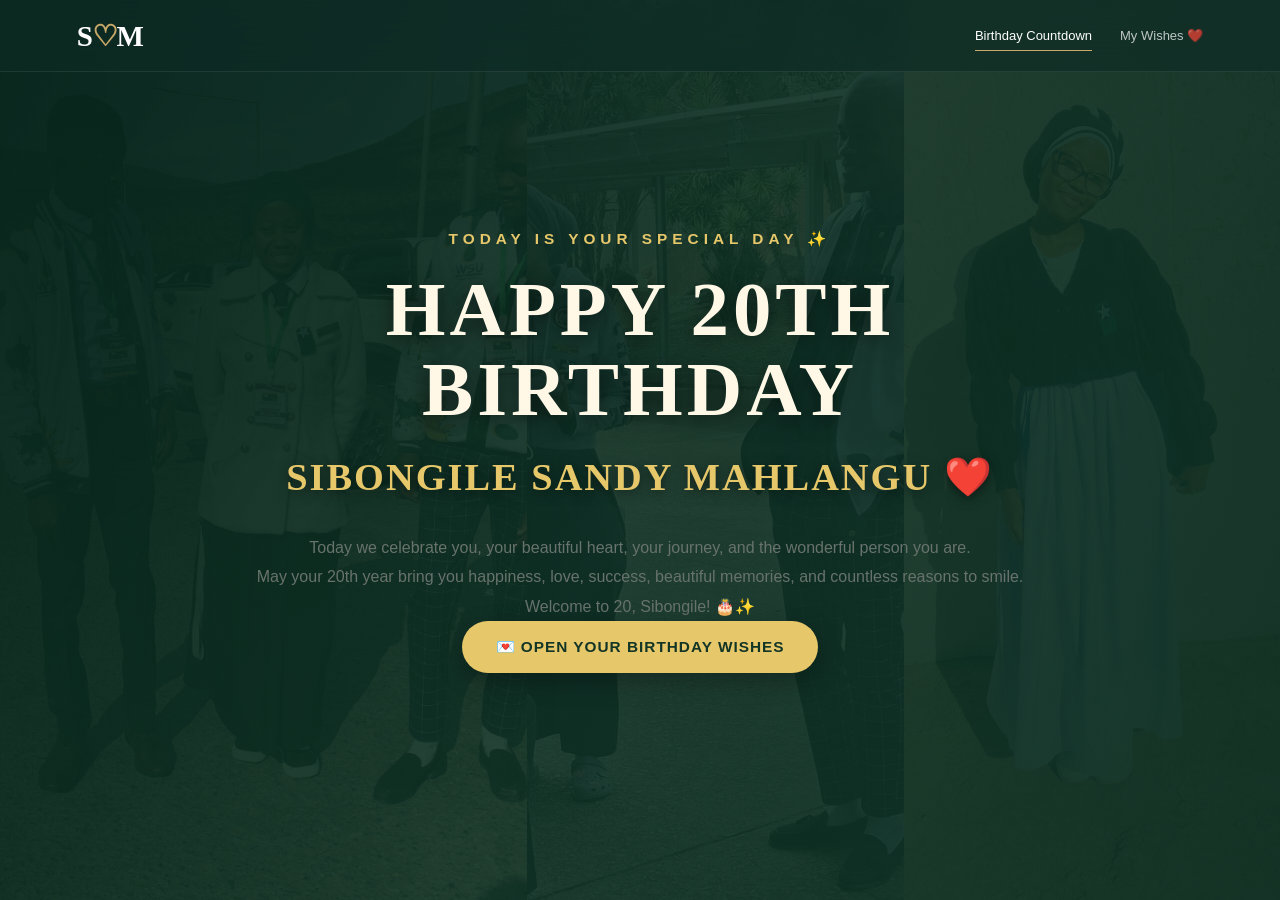
<file: index.html>
<!DOCTYPE html>
<html lang="en">
<head>
    <meta charset="UTF-8">
    <meta name="viewport" content="width=device-width, initial-scale=1.0">
    <meta name="description" content="A beautiful 20th birthday countdown for MME MAHLANGU.">
    <title>MME MAHLANGU ❤️ | 20th Birthday</title>

    <!-- Shared responsive stylesheet -->
    <link rel="stylesheet" href="css/style.css">
    <link rel="icon" href="images/sibongile-icon.png">
</head>

<body class="countdown-page">

    <!-- =========================
         HEADER / NAVIGATION
    ========================== -->
    <header class="site-header">
        <a class="logo" href="index.html" aria-label="Birthday home">S<span>♡</span>M</a>

        <button class="menu-toggle" type="button" aria-label="Open navigation" aria-expanded="false">
            ☰
        </button>

        <nav class="main-nav" aria-label="Main navigation">
            <a class="active" href="index.html">Birthday Countdown</a>
            <a href="wishes.html">My Wishes ❤️</a>
        </nav>
    </header>

    <!-- =========================
         BACKGROUND PHOTOS
    ========================== -->
    <div class="background-collage" aria-hidden="true">
        <img src="images/PICTURE1.jpeg" alt="">
        <img src="images/PICTURE2.jpeg" alt="">
        <img src="images/PICTURE4.jpeg" alt="">
    </div>

    <div class="background-overlay" aria-hidden="true"></div>
    <div id="particles" aria-hidden="true"></div>

    <!-- =========================
         HERO / COUNTDOWN
    ========================== -->
 <!--   <main class="hero-section">
        <div class="hero-content reveal">

            <span class="eyebrow">COUNTING DOWN TO YOUR SPECIAL DAY</span>

            <h1>
                MME MAHLANGU
                <span class="heart">❤️</span>
            </h1>

            <p class="hero-intro">
                A beautiful journey toward your 20th birthday.
            </p>

            <!-- Countdown boxes -->
          <!--  <div class="countdown-timer" aria-label="Birthday countdown">
                <div class="time-box">
                    <strong id="days">00</strong>
                    <span>Days</span>
                </div>

                <div class="time-box">
                    <strong id="hours">00</strong>
                    <span>Hours</span>
                </div>

                <div class="time-box">
                    <strong id="minutes">00</strong>
                    <span>Minutes</span>
                </div>

                <div class="time-box">
                    <strong id="seconds">00</strong>
                    <span>Seconds</span>
                </div>
            </div>

            <p class="countdown-date">5 OCTOBER • YOUR SPECIAL DAY</p>

            <!-- This appears automatically when the countdown reaches zero -->
          <!--  <section id="celebrate" class="celebration">
                <span class="eyebrow">THE WAIT IS OVER</span>

                <h2>
                    HAPPY 20TH BIRTHDAY,
                    <br>
                    SIBONGILE SANDY MAHLANGU! 🎉❤️
                </h2>

                <p>Welcome to 20, MME MAHLANGU.</p>

                <a class="gold-button" href="wishes.html">
                    OPEN YOUR BIRTHDAY WISHES ❤️
                </a>-->
    <section class="hero">

    <div class="hero-overlay"></div>

    <div class="hero-content">

        <p class="small-title">
            TODAY IS YOUR SPECIAL DAY ✨
        </p>

        <h1>
            HAPPY 20TH BIRTHDAY
        </h1>

        <h2>
            SIBONGILE SANDY MAHLANGU ❤️
        </h2>

        <div class="birthday-message">

            <p>
                Today we celebrate you, your beautiful heart,
                your journey, and the wonderful person you are.
            </p>

            <p>
                May your 20th year bring you happiness, love,
                success, beautiful memories, and countless
                reasons to smile.
            </p>

            <p class="special-message">
                Welcome to 20, Sibongile! 🎂✨
            </p>

        </div>

        <a href="wishes.html" class="wishes-button">
            💌 OPEN YOUR BIRTHDAY WISHES
        </a>

    </div>

</section>

</section>
        </div>
    </main>

    <script src="js/script.js"></script>
</body>
</html>
</file>
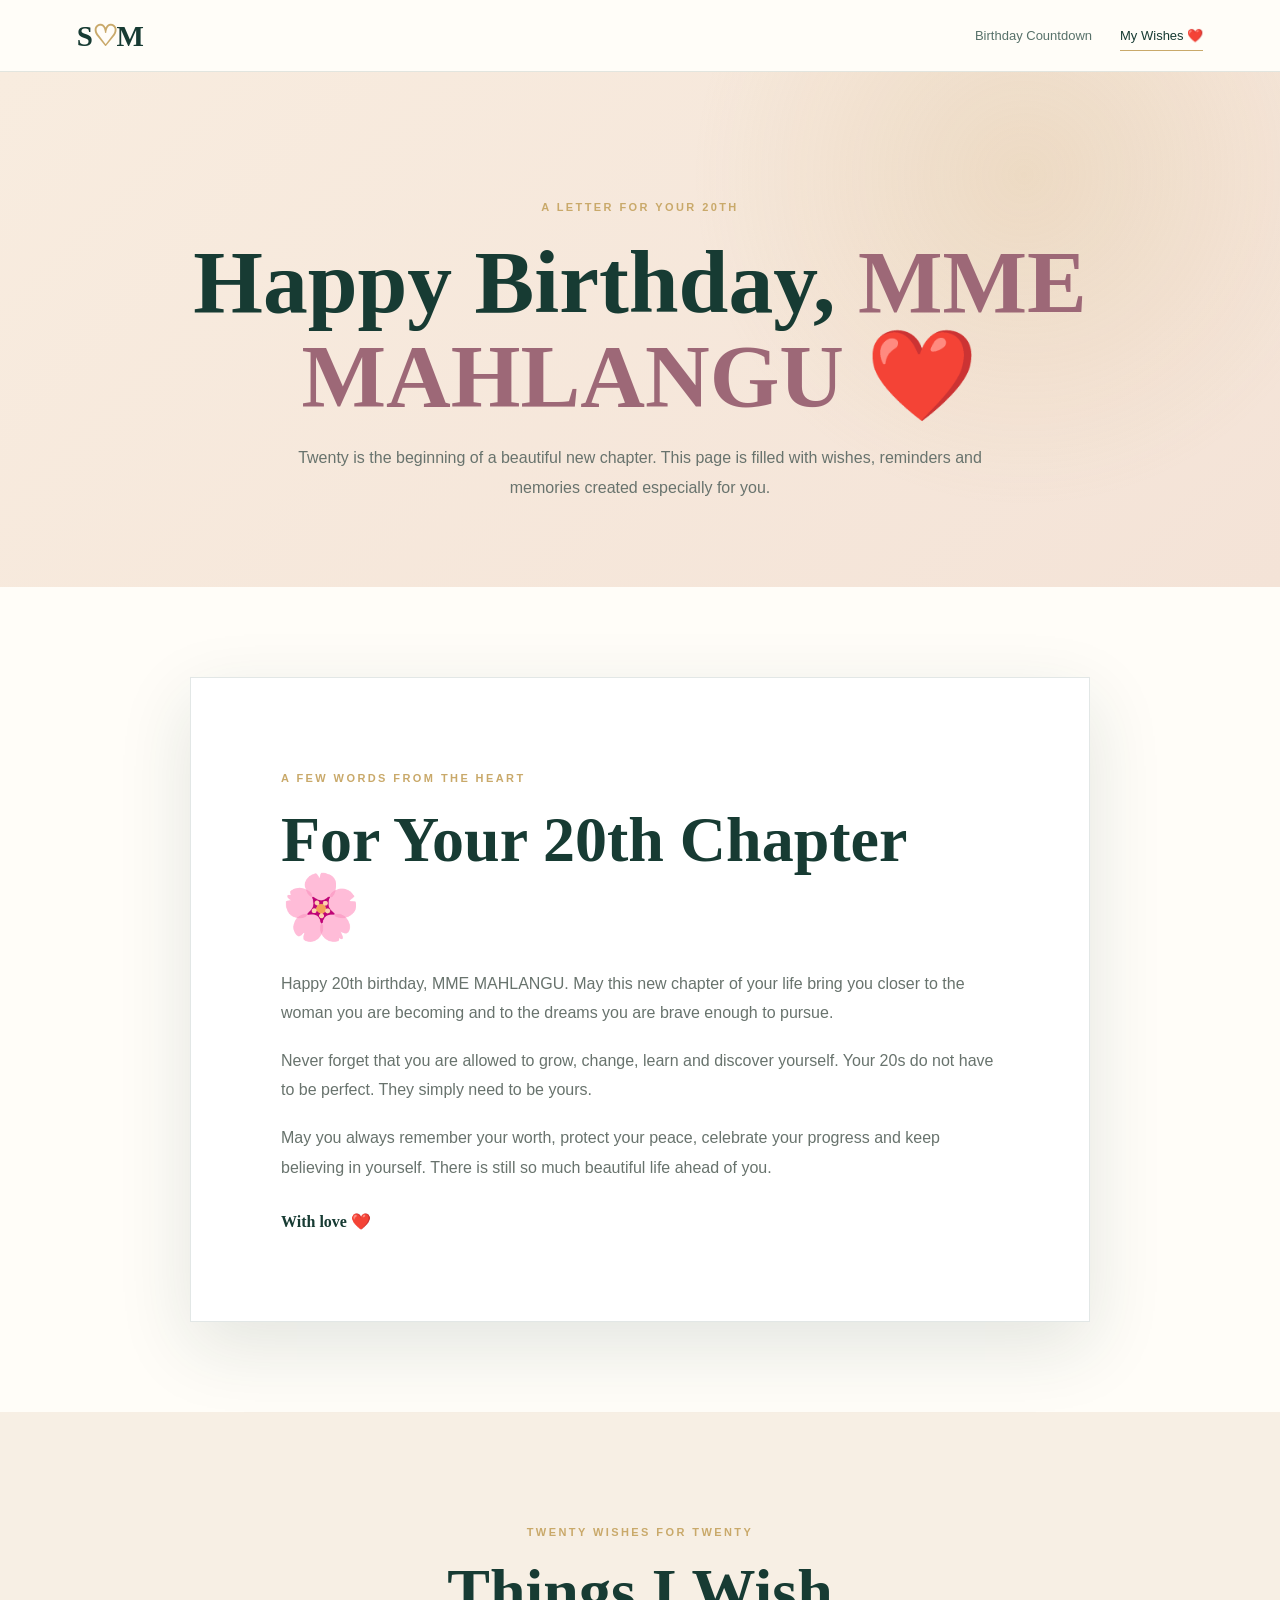
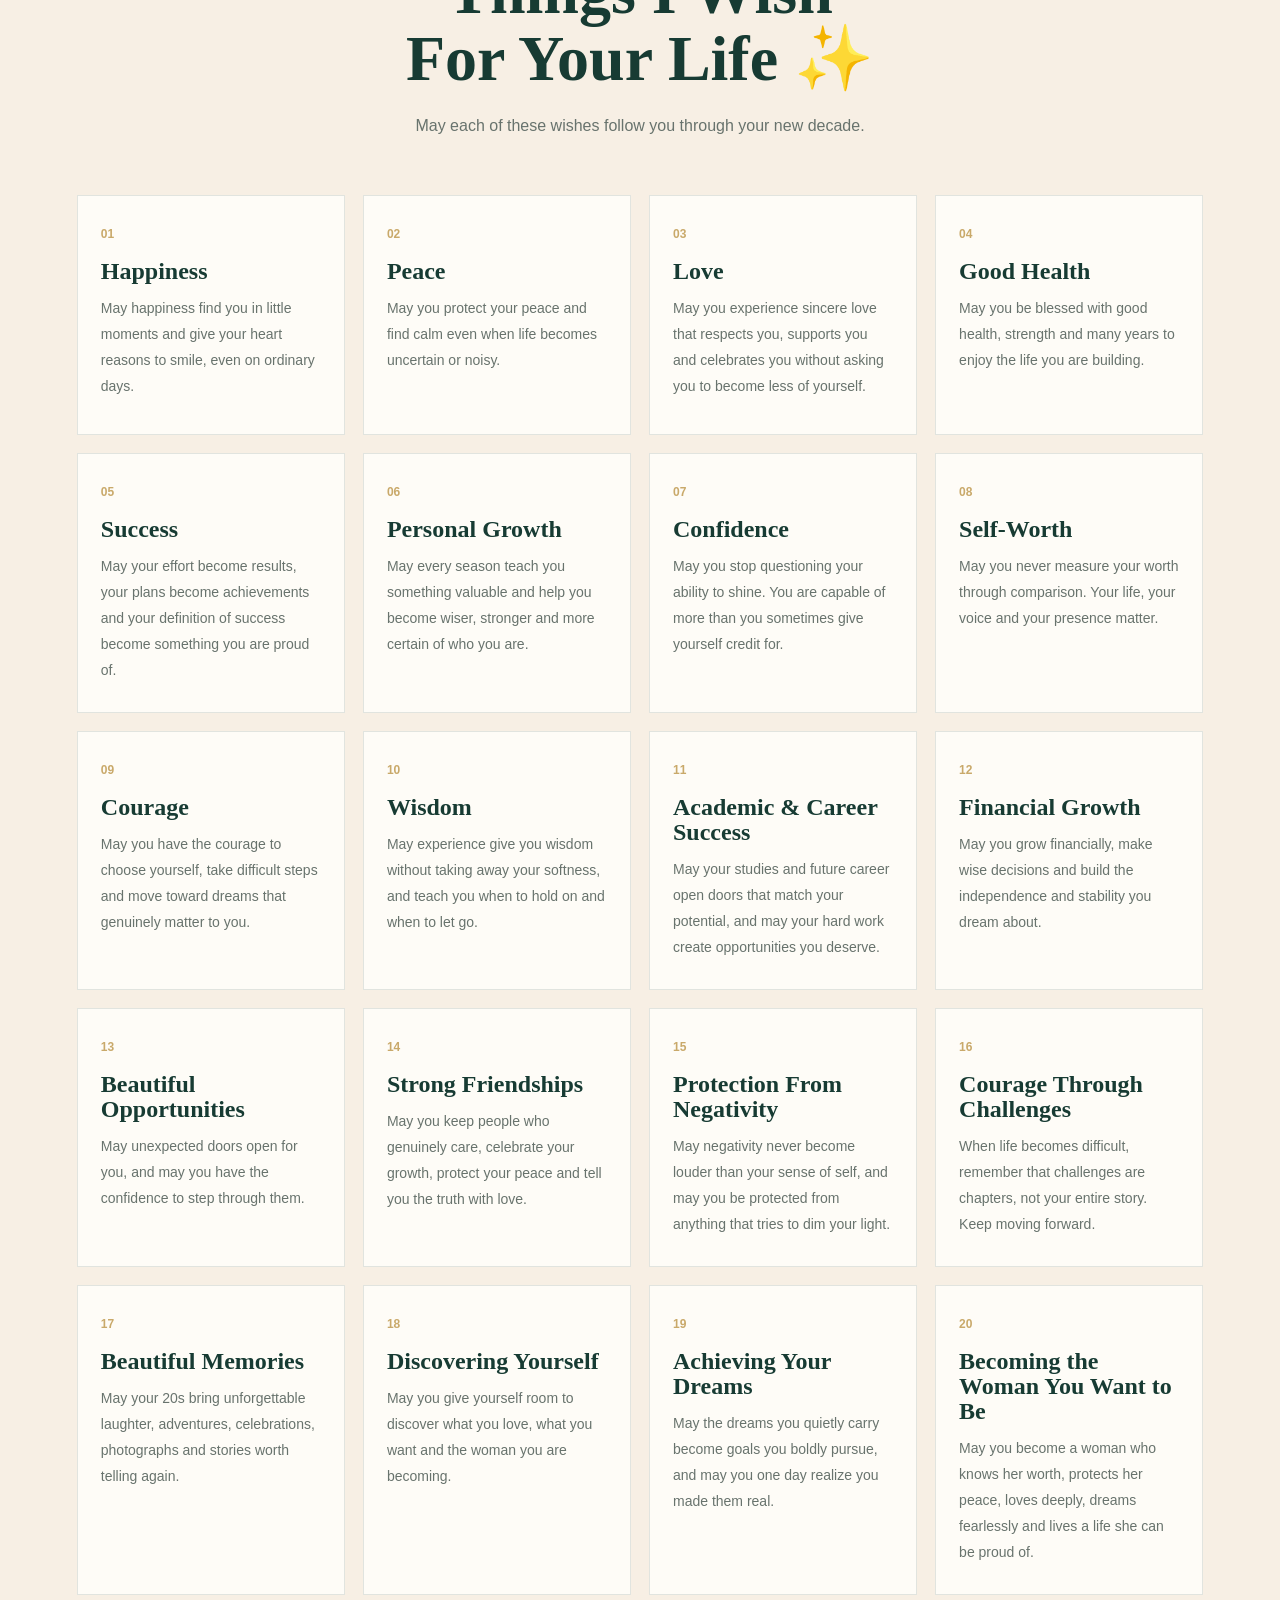
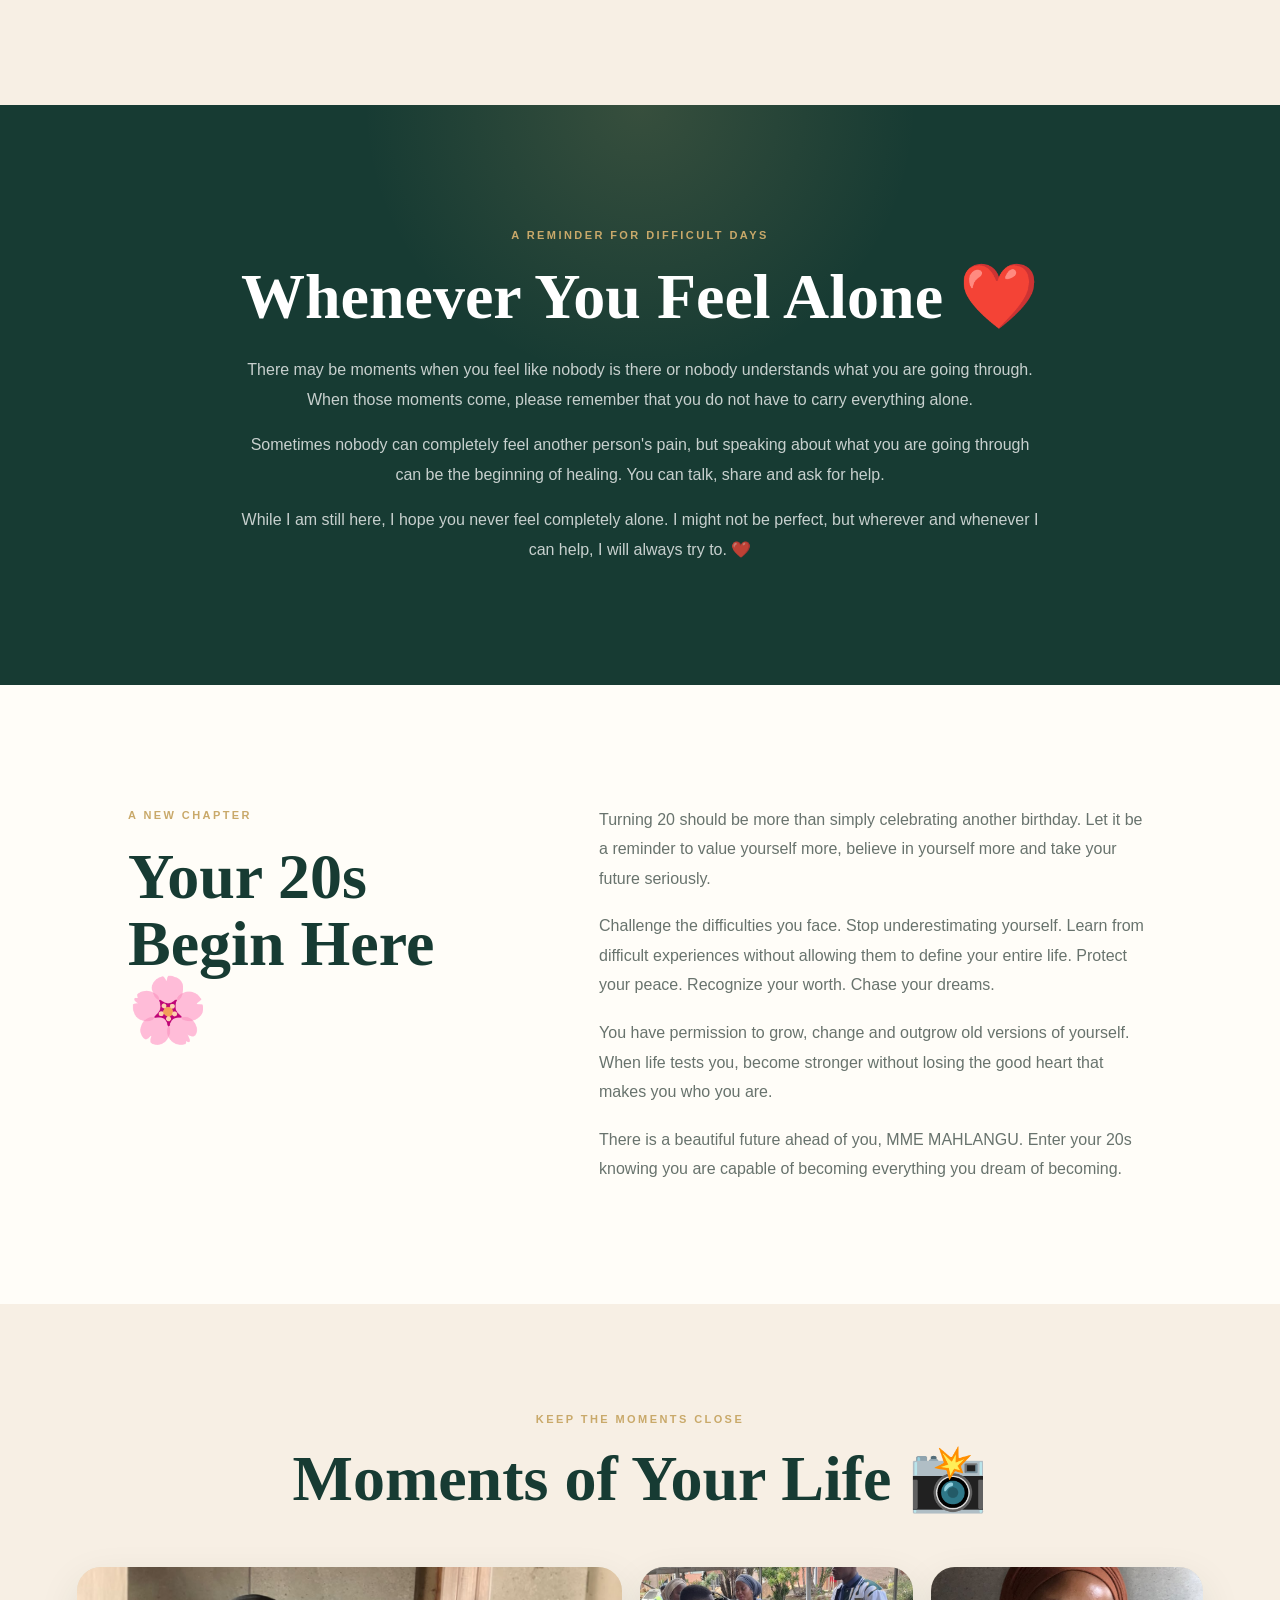
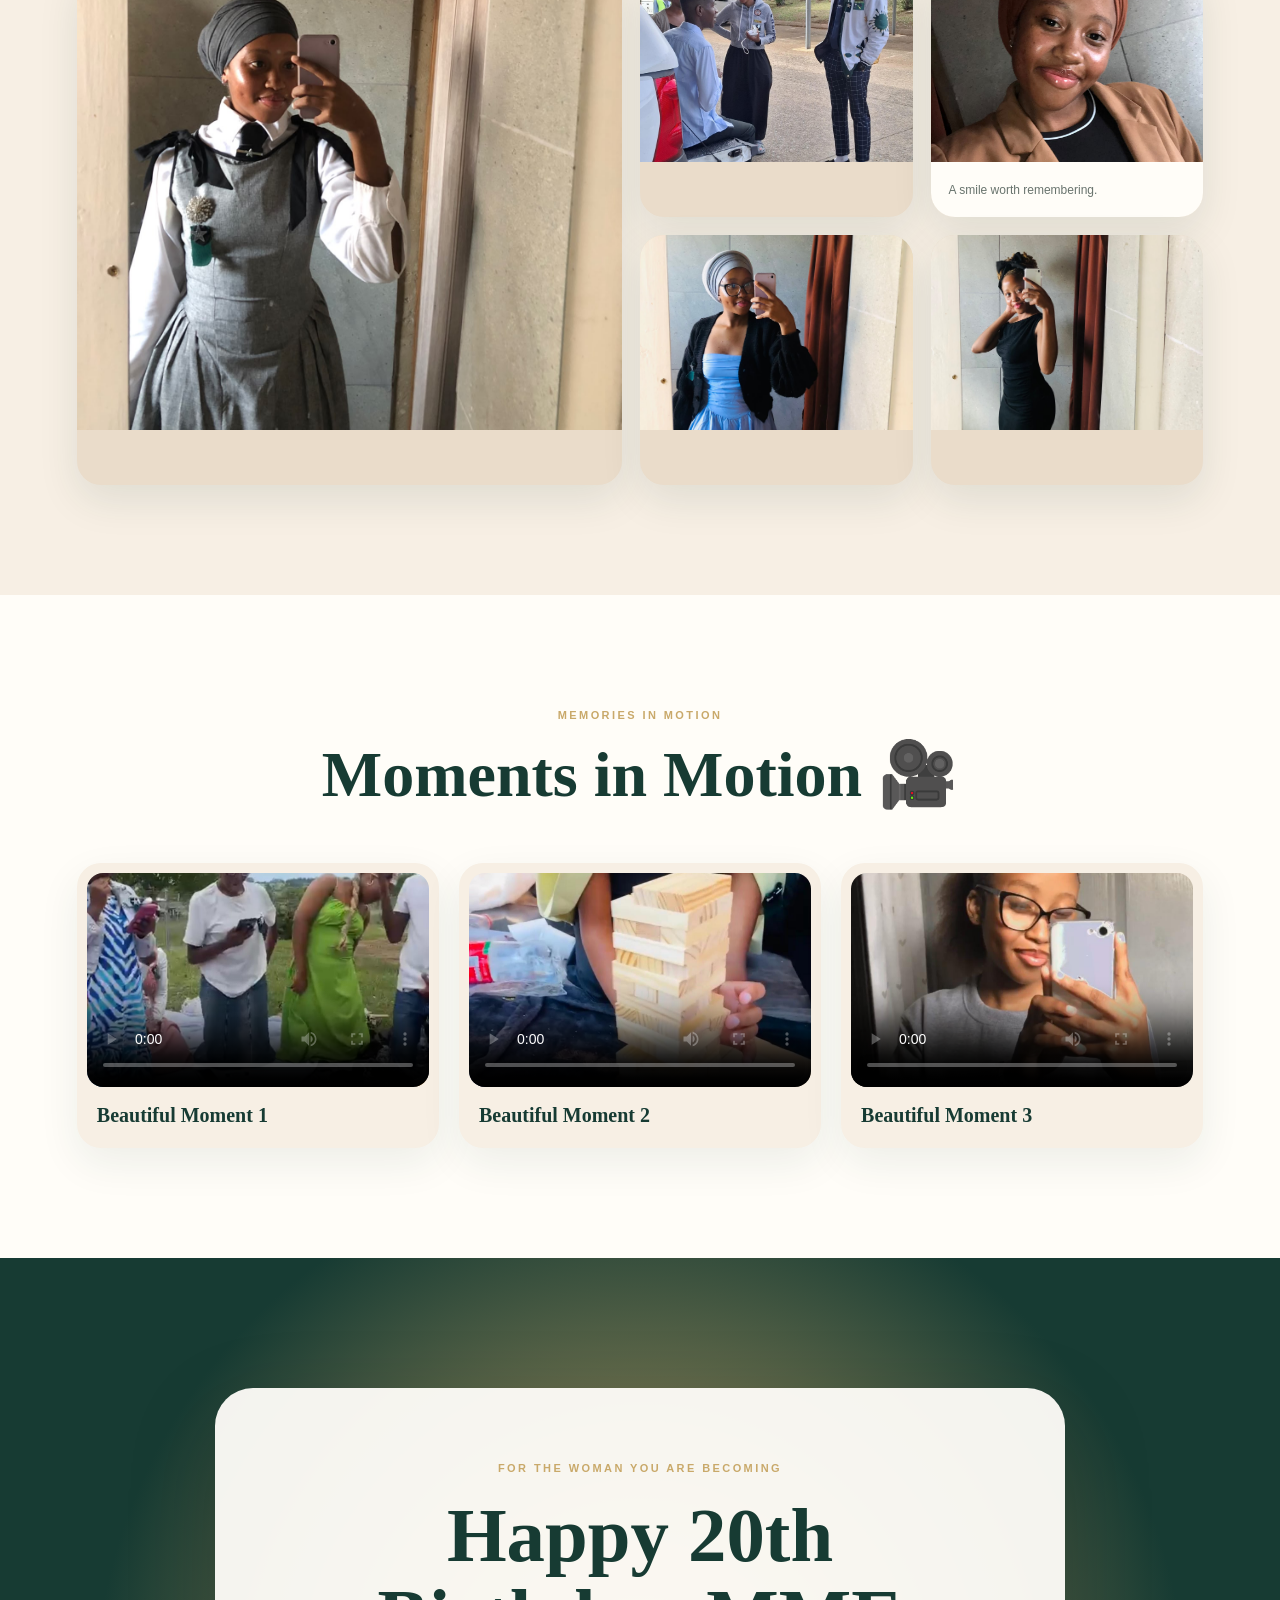
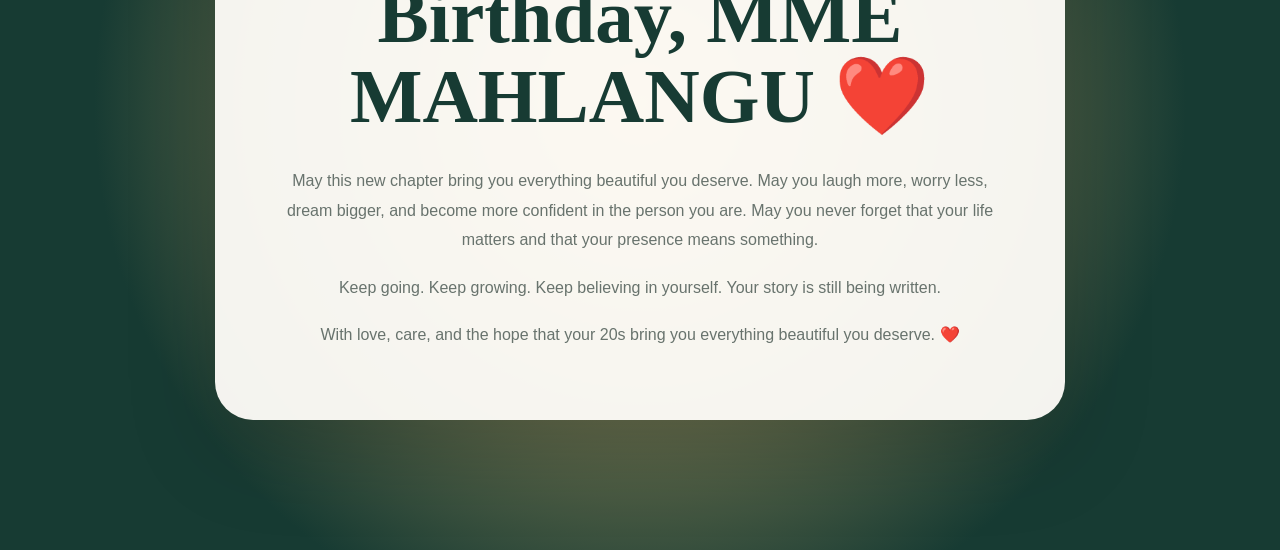
<file: wishes.html>
<!DOCTYPE html>
<html lang="en">
<head>
    <meta charset="UTF-8">
    <meta name="viewport" content="width=device-width, initial-scale=1.0">
    <meta name="description" content="Twenty birthday wishes and memories for MME MAHLANGU.">
    <title>MME MAHLANGU ❤️ | Birthday Wishes</title>

    <link rel="stylesheet" href="css/style.css">
    <link rel="icon" href="images/sibongile-icon.png">
</head>

<body class="wishes-page">

    <!-- =========================
         HEADER / NAVIGATION
    ========================== -->
    <header class="site-header light-header">
        <a class="logo" href="index.html" aria-label="Birthday home">S<span>♡</span>M</a>

        <button class="menu-toggle" type="button" aria-label="Open navigation" aria-expanded="false">
            ☰
        </button>

        <nav class="main-nav" aria-label="Main navigation">
            <a href="index.html">Birthday Countdown</a>
            <a class="active" href="wishes.html">My Wishes ❤️</a>
        </nav>
    </header>

    <!-- =========================
         PAGE INTRODUCTION
    ========================== -->
   <main>

        <section class="page-hero">
            <span class="eyebrow">A LETTER FOR YOUR 20TH</span>

            <h1>
                Happy Birthday,
                <em>MME MAHLANGU</em> ❤️
            </h1>

            <p>
                Twenty is the beginning of a beautiful new chapter.
                This page is filled with wishes, reminders and memories
                created especially for you.
            </p>
        </section>

        <!-- =========================
             PERSONAL LETTER
        ========================== -->
        <section class="letter-section reveal">
            <div class="letter-card">
                <span class="eyebrow">A FEW WORDS FROM THE HEART</span>

                <h2>For Your 20th Chapter 🌸</h2>

                <p>
                    Happy 20th birthday, MME MAHLANGU. May this new chapter
                    of your life bring you closer to the woman you are
                    becoming and to the dreams you are brave enough to pursue.
                </p>

                <p>
                    Never forget that you are allowed to grow, change,
                    learn and discover yourself. Your 20s do not have to
                    be perfect. They simply need to be yours.
                </p>

                <p>
                    May you always remember your worth, protect your peace,
                    celebrate your progress and keep believing in yourself.
                    There is still so much beautiful life ahead of you.
                </p>

                <strong class="signature">With love ❤️</strong>
            </div>
        </section>

        <!-- =========================
             20 BIRTHDAY WISHES
        ========================== -->
        <section class="cream-section">
            <div class="section-heading reveal">
                <span class="eyebrow">TWENTY WISHES FOR TWENTY</span>

                <h2>
                    Things I Wish
                    <br>
                    For Your Life ✨
                </h2>

                <p>
                    May each of these wishes follow you through your new decade.
                </p>
            </div>

            <div class="wish-grid">

                <article class="wish-card reveal">
                    <span>01</span>
                    <h3>Happiness</h3>
                    <p>May happiness find you in little moments and give your heart reasons to smile, even on ordinary days.</p>
                </article>

                <article class="wish-card reveal">
                    <span>02</span>
                    <h3>Peace</h3>
                    <p>May you protect your peace and find calm even when life becomes uncertain or noisy.</p>
                </article>

                <article class="wish-card reveal">
                    <span>03</span>
                    <h3>Love</h3>
                    <p>May you experience sincere love that respects you, supports you and celebrates you without asking you to become less of yourself.</p>
                </article>

                <article class="wish-card reveal">
                    <span>04</span>
                    <h3>Good Health</h3>
                    <p>May you be blessed with good health, strength and many years to enjoy the life you are building.</p>
                </article>

                <article class="wish-card reveal">
                    <span>05</span>
                    <h3>Success</h3>
                    <p>May your effort become results, your plans become achievements and your definition of success become something you are proud of.</p>
                </article>

                <article class="wish-card reveal">
                    <span>06</span>
                    <h3>Personal Growth</h3>
                    <p>May every season teach you something valuable and help you become wiser, stronger and more certain of who you are.</p>
                </article>

                <article class="wish-card reveal">
                    <span>07</span>
                    <h3>Confidence</h3>
                    <p>May you stop questioning your ability to shine. You are capable of more than you sometimes give yourself credit for.</p>
                </article>

                <article class="wish-card reveal">
                    <span>08</span>
                    <h3>Self-Worth</h3>
                    <p>May you never measure your worth through comparison. Your life, your voice and your presence matter.</p>
                </article>

                <article class="wish-card reveal">
                    <span>09</span>
                    <h3>Courage</h3>
                    <p>May you have the courage to choose yourself, take difficult steps and move toward dreams that genuinely matter to you.</p>
                </article>

                <article class="wish-card reveal">
                    <span>10</span>
                    <h3>Wisdom</h3>
                    <p>May experience give you wisdom without taking away your softness, and teach you when to hold on and when to let go.</p>
                </article>

                <article class="wish-card reveal">
                    <span>11</span>
                    <h3>Academic &amp; Career Success</h3>
                    <p>May your studies and future career open doors that match your potential, and may your hard work create opportunities you deserve.</p>
                </article>

                <article class="wish-card reveal">
                    <span>12</span>
                    <h3>Financial Growth</h3>
                    <p>May you grow financially, make wise decisions and build the independence and stability you dream about.</p>
                </article>

                <article class="wish-card reveal">
                    <span>13</span>
                    <h3>Beautiful Opportunities</h3>
                    <p>May unexpected doors open for you, and may you have the confidence to step through them.</p>
                </article>

                <article class="wish-card reveal">
                    <span>14</span>
                    <h3>Strong Friendships</h3>
                    <p>May you keep people who genuinely care, celebrate your growth, protect your peace and tell you the truth with love.</p>
                </article>

                <article class="wish-card reveal">
                    <span>15</span>
                    <h3>Protection From Negativity</h3>
                    <p>May negativity never become louder than your sense of self, and may you be protected from anything that tries to dim your light.</p>
                </article>

                <article class="wish-card reveal">
                    <span>16</span>
                    <h3>Courage Through Challenges</h3>
                    <p>When life becomes difficult, remember that challenges are chapters, not your entire story. Keep moving forward.</p>
                </article>

                <article class="wish-card reveal">
                    <span>17</span>
                    <h3>Beautiful Memories</h3>
                    <p>May your 20s bring unforgettable laughter, adventures, celebrations, photographs and stories worth telling again.</p>
                </article>

                <article class="wish-card reveal">
                    <span>18</span>
                    <h3>Discovering Yourself</h3>
                    <p>May you give yourself room to discover what you love, what you want and the woman you are becoming.</p>
                </article>

                <article class="wish-card reveal">
                    <span>19</span>
                    <h3>Achieving Your Dreams</h3>
                    <p>May the dreams you quietly carry become goals you boldly pursue, and may you one day realize you made them real.</p>
                </article>

                <article class="wish-card reveal">
                    <span>20</span>
                    <h3>Becoming the Woman You Want to Be</h3>
                    <p>May you become a woman who knows her worth, protects her peace, loves deeply, dreams fearlessly and lives a life she can be proud of.</p>
                </article>

            </div>
        </section>

        <!-- =========================
             REMINDER
        ========================== -->
        <section class="green-section reveal">
            <div class="narrow-content">
                <span class="eyebrow">A REMINDER FOR DIFFICULT DAYS</span>

                <h2>Whenever You Feel Alone ❤️</h2>

                <p>
                    There may be moments when you feel like nobody is there
                    or nobody understands what you are going through.
                    When those moments come, please remember that you do not
                    have to carry everything alone.
                </p>

                <p>
                    Sometimes nobody can completely feel another person's pain,
                    but speaking about what you are going through can be the
                    beginning of healing. You can talk, share and ask for help.
                </p>

                <p>
                    While I am still here, I hope you never feel completely alone.
                    I might not be perfect, but wherever and whenever I can help,
                    I will always try to. ❤️
                </p>
            </div>
        </section>

        <!-- =========================
             NEW CHAPTER
        ========================== -->
        <section class="two-column-section">
            <div class="reveal">
                <span class="eyebrow">A NEW CHAPTER</span>

                <h2>
                    Your 20s
                    <br>
                    Begin Here 🌸
                </h2>
            </div>

            <div class="reveal">
                <p>
                    Turning 20 should be more than simply celebrating another birthday.
                    Let it be a reminder to value yourself more, believe in yourself more
                    and take your future seriously.
                </p>

                <p>
                    Challenge the difficulties you face. Stop underestimating yourself.
                    Learn from difficult experiences without allowing them to define your
                    entire life. Protect your peace. Recognize your worth. Chase your dreams.
                </p>

                <p>
                    You have permission to grow, change and outgrow old versions of yourself.
                    When life tests you, become stronger without losing the good heart that
                    makes you who you are.
                </p>

                <p>
                    There is a beautiful future ahead of you, MME MAHLANGU.
                    Enter your 20s knowing you are capable of becoming everything
                    you dream of becoming.
                </p>
            </div>
        </section>

        <!-- =========================
             PHOTO GALLERY
        ========================== -->
        <section class="cream-section gallery-section">
            <div class="section-heading reveal">
                <span class="eyebrow">KEEP THE MOMENTS CLOSE</span>

                <h2>Moments of Your Life 📸</h2>
            </div>

            <div class="photo-gallery">

                <figure class="photo-card photo-large reveal">
                    <img src="images/mme2.jpeg" alt="Birthday memory one">
                </figure>

                <figure class="photo-card reveal">
                    <img src="images/PICTURE3.jpeg" alt="Birthday memory two">
                </figure>

                <figure class="photo-card reveal">
                    <img src="images/mme1.jpeg" alt="Birthday memory three">
                    <figcaption>A smile worth remembering.</figcaption>
                </figure>

                <figure class="photo-card reveal">
                    <img src="images/mme3.jpeg" alt="Birthday memory four">
                </figure>

                <figure class="photo-card reveal">
                    <img src="images/mme4.jpeg" alt="Birthday memory five">
                </figure>

            </div>
        </section>

        <!-- =========================
             VIDEO MEMORIES
        ========================== -->
        <section class="video-section">
            <div class="section-heading reveal">
                <span class="eyebrow">MEMORIES IN MOTION</span>

                <h2>Moments in Motion 🎥</h2>

            </div>

            <div class="video-grid">

                <article class="video-card reveal">
                    <video controls poster="images/PICTURE6.jpeg">
                        <source src="videos/VIDEO1.mp4" type="video/mp4">
                        Your browser does not support video playback.
                    </video>
                    <h3>Beautiful Moment 1</h3>
                </article>

                <article class="video-card reveal">
                    <video controls poster="images/PICTURE7.jpeg">
                        <source src="videos/VIDEO2.mp4" type="video/mp4">
                        Your browser does not support video playback.
                    </video>
                    <h3>Beautiful Moment 2</h3>
                </article>

                <article class="video-card reveal">
                    <video controls poster="images/PICTURE8.jpeg">
                        <source src="videos/VIDEO3.mp4" type="video/mp4">
                        Your browser does not support video playback.
                    </video>
                    <h3>Beautiful Moment 3</h3>
                </article>

            </div>
        </section>   

        <!-- =========================
             FINAL MESSAGE
        ========================== -->
        <section class="final-section reveal">
            <div class="final-card">
                <span class="eyebrow">FOR THE WOMAN YOU ARE BECOMING</span>

                <h2>Happy 20th Birthday, MME MAHLANGU ❤️</h2>

                <p>
                    May this new chapter bring you everything beautiful you deserve.
                    May you laugh more, worry less, dream bigger, and become more
                    confident in the person you are. May you never forget that your
                    life matters and that your presence means something.
                </p>

                <p>
                    Keep going. Keep growing. Keep believing in yourself.
                    Your story is still being written.
                </p>

              <!--  <strong class="final-signature">
                    FROM SOMEONE WHO TRULY CARES
                    <br>
                     RABINDA JOSEPH
                </strong>-->

                <p>
                    With love, care, and the hope that your 20s bring you
                    everything beautiful you deserve. ❤️
                </p>

               <!-- <a class="gold-button dark-button" href="index.html">
                    ← BACK TO COUNTDOWN-->
                </a>
            </div>
        </section>

    </main>

    <script src="js/script.js"></script>
</body>
</html>

<!--<h1>WAIT FOR THE 5TH OF OCTOBER, YOU WILL SEE BEAUTIFULL BIRTADAY WISH</h1>-->
</file>
<file: css/style.css>
/* =========================================================
   SIBONGILE SANDY MAHLANGU — 20TH BIRTHDAY WEBSITE
   Elegant • Responsive • Mobile-first friendly
   ========================================================= */

/* -------------------------
   1. GLOBAL VARIABLES
-------------------------- */
:root {
    --green: #173b33;
    --green-dark: #0e2b25;
    --green-soft: #315b50;
    --gold: #c9a96a;
    --gold-light: #ead5a5;
    --pink: #dcaeb8;
    --cream: #f7efe4;
    --paper: #fffdf8;
    --text: #26352f;
    --muted: #68736d;
    --white: #ffffff;
    --border: rgba(23, 59, 51, 0.12);
    --shadow: 0 24px 70px rgba(23, 59, 51, 0.12);
    --radius: 24px;
}

/* -------------------------
   2. RESET / BASE
-------------------------- */
* {
    box-sizing: border-box;
    margin: 0;
    padding: 0;
}

html {
    scroll-behavior: smooth;
}

body {
    min-width: 320px;
    font-family: Arial, Helvetica, sans-serif;
    color: var(--text);
    background: var(--cream);
    overflow-x: hidden;
}

img,
video {
    display: block;
    max-width: 100%;
}

button,
a {
    font: inherit;
}

a {
    color: inherit;
    text-decoration: none;
}

p {
    color: var(--muted);
    line-height: 1.85;
}

h1,
h2,
h3 {
    font-family: Georgia, "Times New Roman", serif;
    line-height: 1.05;
}

/* -------------------------
   3. REUSABLE TYPOGRAPHY
-------------------------- */
.eyebrow {
    display: inline-block;
    color: var(--gold);
    font-size: 11px;
    font-weight: 700;
    letter-spacing: 0.22em;
}

.heart {
    color: var(--pink);
}

.gold-button {
    display: inline-flex;
    align-items: center;
    justify-content: center;
    min-height: 52px;
    padding: 14px 24px;
    border-radius: 999px;
    background: var(--gold);
    color: var(--green-dark);
    font-size: 13px;
    font-weight: 700;
    transition: transform 0.3s ease, box-shadow 0.3s ease;
}

.gold-button:hover {
    transform: translateY(-3px);
    box-shadow: 0 14px 35px rgba(201, 169, 106, 0.30);
}

.reveal {
    opacity: 0;
    transform: translateY(28px);
    transition: opacity 0.8s ease, transform 0.8s ease;
}

.reveal.visible {
    opacity: 1;
    transform: translateY(0);
}

/* -------------------------
   4. HEADER / NAVIGATION
-------------------------- */
.site-header {
    position: fixed;
    top: 0;
    left: 0;
    right: 0;
    z-index: 100;
    min-height: 72px;
    display: flex;
    align-items: center;
    justify-content: space-between;
    padding: 0 6%;
    color: var(--white);
    background: rgba(13, 43, 37, 0.62);
    border-bottom: 1px solid rgba(255, 255, 255, 0.08);
    backdrop-filter: blur(18px);
}

.light-header {
    position: sticky;
    color: var(--green);
    background: rgba(255, 253, 248, 0.92);
    border-bottom: 1px solid var(--border);
}

.logo {
    font-family: Georgia, "Times New Roman", serif;
    font-size: 29px;
    font-weight: 700;
    letter-spacing: -0.04em;
}

.logo span {
    color: var(--gold);
}

.main-nav {
    display: flex;
    align-items: center;
    gap: 28px;
}

.main-nav a {
    position: relative;
    padding: 8px 0;
    font-size: 13px;
    opacity: 0.72;
    transition: opacity 0.25s ease;
}

.main-nav a::after {
    content: "";
    position: absolute;
    left: 0;
    right: 100%;
    bottom: 0;
    height: 1px;
    background: var(--gold);
    transition: right 0.25s ease;
}

.main-nav a:hover,
.main-nav a.active {
    opacity: 1;
}

.main-nav a:hover::after,
.main-nav a.active::after {
    right: 0;
}

.menu-toggle {
    display: none;
    border: 0;
    background: transparent;
    color: inherit;
    cursor: pointer;
    font-size: 26px;
}

/* -------------------------
   5. COUNTDOWN PAGE
-------------------------- */
.countdown-page {
    min-height: 100vh;
    background: var(--green-dark);
    color: var(--white);
}

.background-collage {
    position: fixed;
    inset: 0;
    z-index: -3;
    display: grid;
    grid-template-columns: 1.4fr 1fr 1fr;
}

.background-collage img {
    width: 100%;
    height: 100%;
    object-fit: cover;
}

.background-overlay {
    position: fixed;
    inset: 0;
    z-index: -2;
    background:
        linear-gradient(115deg, rgba(7, 34, 29, 0.94), rgba(20, 62, 53, 0.64), rgba(7, 34, 29, 0.91));
}

.hero-section {
    min-height: 100vh;
    display: grid;
    place-items: center;
    padding: 110px 6% 60px;
    text-align: center;
}

.hero-content {
    width: min(1100px, 100%);
}

.hero-content h1 {
    margin: 22px 0 18px;
    color: var(--white);
    font-size: clamp(3rem, 8vw, 7rem);
    letter-spacing: -0.04em;
}

.hero-intro {
    max-width: 650px;
    margin: 0 auto;
    color: rgba(255, 255, 255, 0.82);
    font-size: 18px;
}

.countdown-timer {
    width: min(650px, 100%);
    display: grid;
    grid-template-columns: repeat(4, 1fr);
    gap: 14px;
    margin: 38px auto 22px;
}

.time-box {
    padding: 22px 12px;
    border: 1px solid rgba(255, 255, 255, 0.20);
    border-radius: 20px;
    background: rgba(255, 255, 255, 0.08);
    box-shadow: inset 0 1px 0 rgba(255, 255, 255, 0.08);
    backdrop-filter: blur(15px);
}

.time-box strong {
    display: block;
    color: var(--white);
    font-family: Georgia, "Times New Roman", serif;
    font-size: clamp(2.3rem, 5vw, 3.6rem);
}

.time-box span {
    display: block;
    margin-top: 6px;
    color: rgba(255, 255, 255, 0.68);
    font-size: 10px;
    font-weight: 700;
    letter-spacing: 0.14em;
    text-transform: uppercase;
}

.countdown-date {
    color: var(--gold-light);
    font-size: 11px;
    font-weight: 700;
    letter-spacing: 0.20em;
}

.celebration {
    display: none;
    margin-top: 40px;
    animation: rise 0.9s ease both;
}

.celebration.show {
    display: block;
}

.celebration h2 {
    margin: 18px 0;
    color: var(--white);
    font-size: clamp(2.2rem, 5vw, 5rem);
}

/* -------------------------
   6. WISHES PAGE HERO
-------------------------- */
.wishes-page {
    background: var(--paper);
}

.page-hero {
    padding: 125px 6% 85px;
    text-align: center;
    background:
        radial-gradient(circle at 80% 20%, rgba(201, 169, 106, 0.20), transparent 30%),
        linear-gradient(135deg, #f8ecdf, #f4e3d7);
}

.page-hero h1 {
    max-width: 1000px;
    margin: 20px auto;
    color: var(--green);
    font-size: clamp(3rem, 7vw, 6.5rem);
}

.page-hero h1 em {
    color: #9d6877;
    font-style: normal;
}

.page-hero p {
    max-width: 720px;
    margin: 0 auto;
}

/* -------------------------
   7. LETTER
-------------------------- */
.letter-section {
    padding: 90px 6%;
    background: var(--paper);
}

.letter-card {
    width: min(900px, 100%);
    margin: 0 auto;
    padding: clamp(45px, 8vw, 90px);
    background: #fff;
    border: 1px solid var(--border);
    box-shadow: var(--shadow);
}

.letter-card h2 {
    margin: 20px 0 28px;
    color: var(--green);
    font-size: clamp(2.7rem, 5vw, 5rem);
}

.letter-card p + p {
    margin-top: 18px;
}

.signature {
    display: block;
    margin-top: 30px;
    color: var(--green);
    font-family: Georgia, "Times New Roman", serif;
}

/* -------------------------
   8. WISH CARDS
-------------------------- */
.cream-section {
    padding: 110px 6%;
    background: var(--cream);
}

.section-heading {
    width: min(850px, 100%);
    margin: 0 auto 55px;
    text-align: center;
}

.section-heading h2 {
    margin: 18px 0;
    color: var(--green);
    font-size: clamp(2.7rem, 5vw, 5rem);
}

.wish-grid {
    width: min(1250px, 100%);
    margin: 0 auto;
    display: grid;
    grid-template-columns: repeat(4, 1fr);
    gap: 18px;
}

.wish-card {
    min-height: 240px;
    padding: 28px 23px;
    background: rgba(255, 253, 249, 0.92);
    border: 1px solid var(--border);
    transition: transform 0.35s ease, box-shadow 0.35s ease;
}

.wish-card:hover {
    transform: translateY(-8px);
    box-shadow: var(--shadow);
}

.wish-card > span {
    color: var(--gold);
    font-size: 12px;
    font-weight: 700;
}

.wish-card h3 {
    margin: 17px 0 12px;
    color: var(--green);
    font-size: 24px;
}

.wish-card p {
    font-size: 14px;
}

/* -------------------------
   9. GREEN REMINDER SECTION
-------------------------- */
.green-section {
    padding: 120px 7%;
    color: var(--white);
    text-align: center;
    background:
        radial-gradient(circle at 50% 0%, rgba(201, 169, 106, 0.18), transparent 32%),
        var(--green);
}

.narrow-content {
    width: min(800px, 100%);
    margin: 0 auto;
}

.green-section h2 {
    margin: 20px 0 25px;
    color: var(--white);
    font-size: clamp(2.7rem, 5vw, 5rem);
}

.green-section p {
    color: rgba(255, 255, 255, 0.76);
}

.green-section p + p {
    margin-top: 16px;
}

/* -------------------------
   10. TWO-COLUMN MESSAGE
-------------------------- */
.two-column-section {
    display: grid;
    grid-template-columns: 0.8fr 1.2fr;
    gap: 8vw;
    padding: 120px 10%;
    background: var(--paper);
}

.two-column-section h2 {
    margin-top: 20px;
    color: var(--green);
    font-size: clamp(2.7rem, 5vw, 5rem);
}

.two-column-section p + p {
    margin-top: 18px;
}

/* -------------------------
   11. PHOTO GALLERY
-------------------------- */
.gallery-section {
    padding-top: 105px;
}

.photo-gallery {
    width: min(1200px, 100%);
    margin: 0 auto;
    display: grid;
    grid-template-columns: 2fr 1fr 1fr;
    grid-auto-rows: 250px;
    gap: 18px;
}

.photo-card {
    margin: 0;
    overflow: hidden;
    border-radius: var(--radius);
    background: #eadcca;
    box-shadow: 0 15px 40px rgba(23, 59, 51, 0.10);
}

.photo-card.photo-large {
    grid-row: span 2;
}

.photo-card img {
    width: 100%;
    height: calc(100% - 55px);
    object-fit: cover;
    transition: transform 0.5s ease;
}

.photo-card:hover img {
    transform: scale(1.05);
}

.photo-card figcaption {
    height: 55px;
    display: flex;
    align-items: center;
    padding: 0 18px;
    color: var(--muted);
    background: var(--paper);
    font-size: 12px;
}

/* -------------------------
   12. VIDEO SECTION
-------------------------- */
.video-section {
    padding: 110px 6%;
    background: var(--paper);
}

.video-grid {
    width: min(1150px, 100%);
    margin: 0 auto;
    display: grid;
    grid-template-columns: repeat(3, 1fr);
    gap: 20px;
}

.video-card {
    padding: 10px;
    border-radius: var(--radius);
    background: var(--cream);
    box-shadow: 0 15px 40px rgba(23, 59, 51, 0.08);
}

.video-card video {
    width: 100%;
    aspect-ratio: 16 / 10;
    object-fit: cover;
    border-radius: 16px;
    background: var(--green);
}

.video-card h3 {
    padding: 18px 10px 12px;
    color: var(--green);
    font-size: 20px;
}

/* -------------------------
   13. FINAL MESSAGE
-------------------------- */
.final-section {
    padding: 130px 7%;
    text-align: center;
    background:
        radial-gradient(circle at center, var(--gold), var(--green) 70%);
}

.final-card {
    width: min(850px, 100%);
    margin: 0 auto;
    padding: clamp(45px, 8vw, 70px);
    border-radius: 38px;
    background: rgba(255, 253, 249, 0.95);
    box-shadow: 0 30px 90px rgba(0, 0, 0, 0.18);
}

.final-card h2 {
    margin: 20px 0 28px;
    color: var(--green);
    font-size: clamp(2.7rem, 6vw, 5.5rem);
}

.final-card p + p {
    margin-top: 18px;
}

.final-signature {
    display: block;
    margin: 35px 0;
    color: var(--green);
    line-height: 1.8;
    letter-spacing: 0.10em;
}

.dark-button {
    margin-top: 12px;
    background: var(--green);
    color: var(--white);
}

/* -------------------------
   14. FLOATING PARTICLES
-------------------------- */
.particle {
    position: fixed;
    bottom: -10px;
    width: 3px;
    height: 3px;
    z-index: -1;
    border-radius: 50%;
    background: rgba(255, 255, 255, 0.8);
    animation: float-up 8s linear infinite;
    pointer-events: none;
}

@keyframes float-up {
    from {
        transform: translateY(105vh);
        opacity: 0;
    }

    20% {
        opacity: 0.8;
    }

    to {
        transform: translateY(-10vh);
        opacity: 0;
    }
}

@keyframes rise {
    from {
        opacity: 0;
        transform: translateY(25px);
    }

    to {
        opacity: 1;
        transform: translateY(0);
    }
}

/* -------------------------
   15. TABLET RESPONSIVENESS
-------------------------- */
@media (max-width: 1000px) {

    .wish-grid {
        grid-template-columns: repeat(2, 1fr);
    }

    .two-column-section {
        grid-template-columns: 1fr;
        gap: 45px;
    }

    .video-grid {
        grid-template-columns: repeat(2, 1fr);
    }
}

/* -------------------------
   16. MOBILE NAVIGATION
-------------------------- */
@media (max-width: 700px) {

    .site-header {
        min-height: 65px;
        padding: 0 5%;
    }

    .menu-toggle {
        display: block;
    }

    .main-nav {
        position: absolute;
        top: 65px;
        left: 0;
        right: 0;
        display: flex;
        flex-direction: column;
        align-items: stretch;
        gap: 0;
        padding: 8px 6%;
        background: rgba(14, 43, 37, 0.97);
        transform: translateY(-150%);
        transition: transform 0.3s ease;
    }

    .light-header .main-nav {
        background: rgba(255, 253, 248, 0.98);
    }

    .main-nav.open {
        transform: translateY(0);
    }

    .main-nav a {
        padding: 15px 0;
    }

    .background-collage {
        grid-template-columns: 1fr;
    }

    .background-collage img {
        display: none;
    }

    .background-collage img:first-child {
        display: block;
    }

    .hero-section {
        padding: 105px 5% 45px;
    }

    .hero-content h1 {
        font-size: clamp(2.8rem, 14vw, 5rem);
    }

    .hero-intro {
        font-size: 16px;
    }

    .countdown-timer {
        grid-template-columns: repeat(2, 1fr);
        max-width: 360px;
    }

    .time-box {
        padding: 20px 10px;
    }

    .time-box strong {
        font-size: 42px;
    }

    .page-hero {
        padding: 120px 5% 70px;
    }

    .page-hero h1 {
        font-size: clamp(2.8rem, 13vw, 5rem);
    }

    .letter-section,
    .cream-section,
    .green-section,
    .video-section,
    .two-column-section {
        padding: 80px 5%;
    }

    .letter-card {
        padding: 48px 7%;
    }

    .wish-grid,
    .video-grid {
        grid-template-columns: 1fr;
    }

    .wish-card {
        min-height: auto;
    }

    .photo-gallery {
        grid-template-columns: 1fr;
        grid-auto-rows: 280px;
    }

    .photo-card.photo-large {
        grid-row: auto;
    }

    .final-section {
        padding: 85px 5%;
    }

    .final-card {
        border-radius: 25px;
        padding: 45px 7%;
    }
}

/* -------------------------
   17. SMALL PHONE TUNING
-------------------------- */
@media (max-width: 420px) {

    .countdown-timer {
        gap: 10px;
    }

    .time-box strong {
        font-size: 35px;
    }

    .time-box span {
        font-size: 9px;
    }

    .eyebrow {
        font-size: 9px;
        letter-spacing: 0.17em;
    }

    .gold-button {
        width: 100%;
    }
}

/* -------------------------
   18. REDUCED MOTION ACCESSIBILITY
-------------------------- */
@media (prefers-reduced-motion: reduce) {

    html {
        scroll-behavior: auto;
    }

    *,
    *::before,
    *::after {
        animation-duration: 0.01ms !important;
        animation-iteration-count: 1 !important;
        transition-duration: 0.01ms !important;
    }
}

/* =====================================================
   INDEX / BIRTHDAY HOME PAGE
   RESPONSIVE FOR ALL SCREEN SIZES
===================================================== */

.hero {
    position: relative;

    width: 100%;
    min-height: 100vh;
    min-height: 100svh;

    display: flex;
    align-items: center;
    justify-content: center;

    text-align: center;

    padding: clamp(25px, 5vw, 70px);

    box-sizing: border-box;

    overflow: hidden;
}


/* =====================================================
   BACKGROUND OVERLAY
===================================================== */

.hero-overlay {
    position: absolute;
    inset: 0;

    background:
        linear-gradient(
            135deg,
            rgba(8, 38, 27, 0.78),
            rgba(18, 53, 38, 0.70)
        );

    z-index: 1;
}


/* =====================================================
   MAIN CONTENT
===================================================== */

.hero-content {
    position: relative;

    z-index: 2;

    width: 100%;

    max-width: 900px;

    margin: auto;

    display: flex;

    flex-direction: column;

    align-items: center;

    justify-content: center;
}


/* =====================================================
   SMALL TITLE
===================================================== */

.small-title {
    color: #e6c76a;

    font-size: clamp(
        0.7rem,
        1.2vw,
        1rem
    );

    font-weight: 600;

    letter-spacing: clamp(
        2px,
        0.4vw,
        5px
    );

    text-transform: uppercase;

    margin: 0 0 clamp(
        12px,
        2vw,
        20px
    );

    line-height: 1.5;
}


/* =====================================================
   MAIN TITLE
===================================================== */

.hero-content h1 {
    color: #fff8e7;

    font-size: clamp(
        2.3rem,
        6vw,
        5.8rem
    );

    line-height: 1.05;

    letter-spacing: clamp(
        1px,
        0.35vw,
        4px
    );

    margin: 0;

    font-weight: 800;

    text-shadow:
        0 4px 20px rgba(0, 0, 0, 0.55);
}


/* =====================================================
   SIBONGILE NAME
===================================================== */

.hero-content h2 {
    color: #e6c76a;

    font-size: clamp(
        1.15rem,
        3vw,
        2.4rem
    );

    line-height: 1.3;

    letter-spacing: clamp(
        0.5px,
        0.2vw,
        2px
    );

    margin:

        clamp(12px, 2vw, 22px)

        0

        clamp(18px, 3vw, 30px);

    font-weight: 600;

    text-shadow:
        0 3px 12px rgba(0, 0, 0, 0.5);
}


/* =====================================================
   MAIN MESSAGE
===================================================== */

.home-message {
    width: 100%;

    max-width: 680px;

    color: #fff8e7;

    font-size: clamp(
        0.9rem,
        1.5vw,
        1.2rem
    );

    line-height: clamp(
        1.6,
        2vw,
        1.9
    );

    margin:

        0

        auto

        clamp(10px, 2vw, 18px);

    text-shadow:
        0 2px 10px rgba(0, 0, 0, 0.5);
}


/* =====================================================
   WELCOME MESSAGE
===================================================== */

.welcome-message {
    color: #e6c76a;

    font-size: clamp(
        1rem,
        1.8vw,
        1.4rem
    );

    font-weight: 700;

    letter-spacing: clamp(
        0.5px,
        0.15vw,
        1.5px
    );

    margin:

        0

        0

        clamp(20px, 3vw, 32px);
}


/* =====================================================
   WISHES BUTTON
===================================================== */

.wishes-button {

    display: inline-flex;

    align-items: center;

    justify-content: center;

    width: fit-content;

    min-width: clamp(
        210px,
        28vw,
        290px
    );

    padding:

        clamp(12px, 1.5vw, 17px)

        clamp(20px, 3vw, 34px);

    box-sizing: border-box;

    background: #e6c76a;

    color: #123526;

    text-decoration: none;

    border-radius: 100px;

    font-size: clamp(
        0.75rem,
        1.2vw,
        1rem
    );

    font-weight: 700;

    letter-spacing: clamp(
        0.5px,
        0.12vw,
        1px
    );

    box-shadow:
        0 8px 25px rgba(0, 0, 0, 0.3);

    transition:

        transform 0.3s ease,

        background 0.3s ease,

        box-shadow 0.3s ease;
}


/* =====================================================
   BUTTON HOVER
===================================================== */

.wishes-button:hover {

    background: #fff8e7;

    color: #123526;

    transform: translateY(-4px);

    box-shadow:
        0 12px 30px rgba(0, 0, 0, 0.4);
}


/* =====================================================
   VERY SMALL PHONES
===================================================== */

@media (max-width: 360px) {

    .hero {
        padding: 20px 15px;
    }

    .hero-content h1 {
        font-size: 2rem;
    }

    .hero-content h2 {
        font-size: 1rem;
    }

    .home-message {
        font-size: 0.85rem;
    }

    .wishes-button {
        min-width: 200px;
    }
}


/* =====================================================
   TABLETS
===================================================== */

@media (min-width: 601px) and (max-width: 1024px) {

    .hero-content {
        max-width: 750px;
    }
}


/* =====================================================
   LARGE DESKTOPS
===================================================== */

@media (min-width: 1600px) {

    .hero-content {
        max-width: 1050px;
    }
}
</file>
